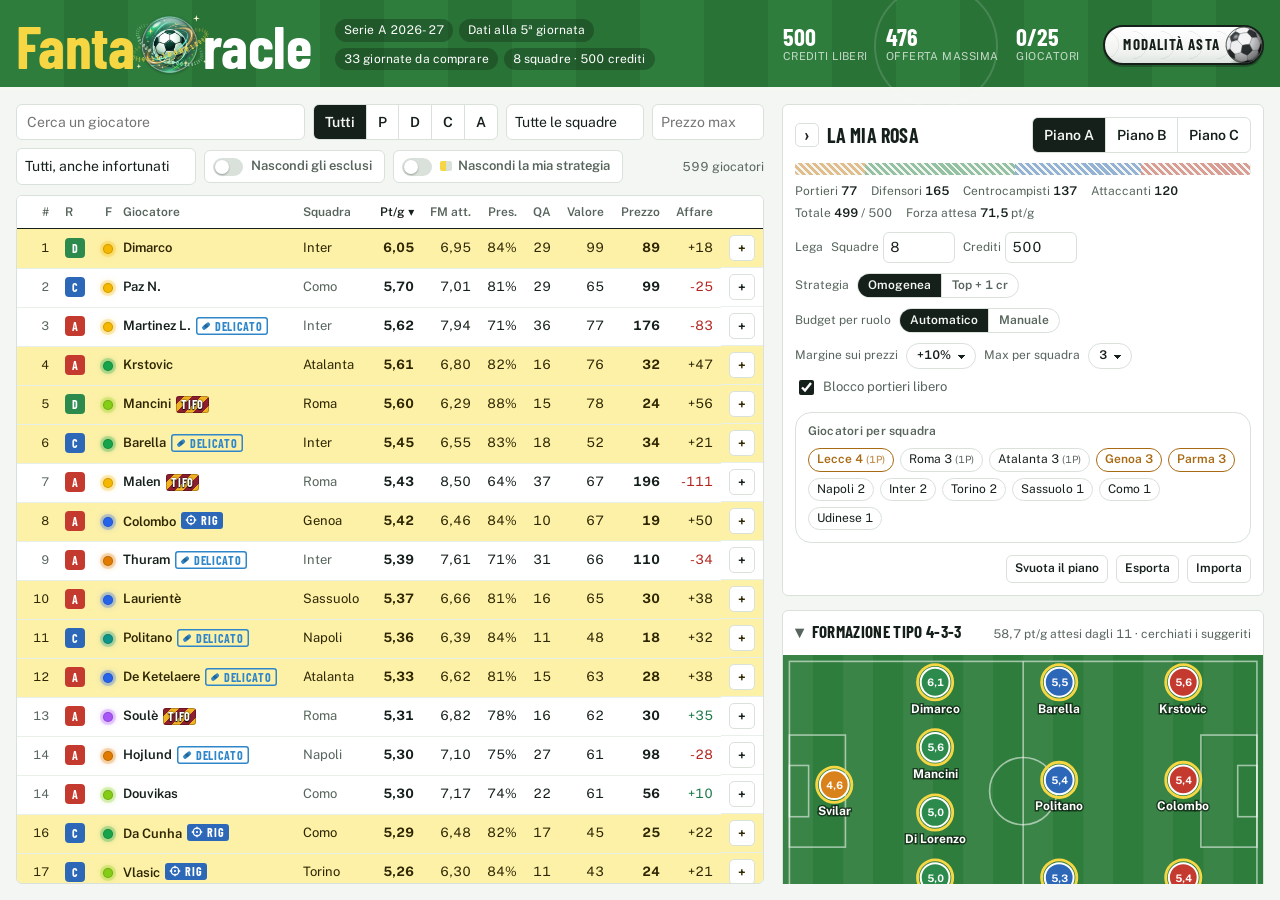
<file: src/web/index.html>
<!doctype html>
<html lang="it">
<head>
<meta charset="utf-8">
<meta name="viewport" content="width=device-width, initial-scale=1, viewport-fit=cover">
</head>
<body>
<title>FantaOracle</title>
<link rel="preconnect" href="https://fonts.googleapis.com">
<link rel="preconnect" href="https://fonts.gstatic.com" crossorigin>
<link rel="stylesheet" href="https://fonts.googleapis.com/css2?family=Barlow+Condensed:wght@500;600;700&family=Public+Sans:wght@400;500;600;700&display=swap">
<link rel="icon" type="image/png" href="logo.png">
<link rel="stylesheet" href="tool.css?v=cf10b25b94">
<div class="app">
  <header class="top">
    <div class="marca">
      <div class="marca-txt">
        <h1 class="brand" aria-label="FantaOracle"><span>Fanta</span><svg class="o-sfera" id="o-sfera" viewBox="-80 -64 160 128" aria-hidden="true">
          <g class="dietro"><path class="traccia" d="M-68 0A68 17 0 0 1 68 0" transform="rotate(-17)"/></g>
          <image class="img-v" href="o-sfera.png" x="-50" y="-50" width="100" height="100"/>
          <image class="img-a" href="o-sfera-asta.png" x="-50" y="-50" width="100" height="100"/>
          <g class="davanti"><path class="traccia" d="M-68 0A68 17 0 0 0 68 0" transform="rotate(-17)"/></g>
          <g class="scintille">
            <path d="M0-6 1.3-1.3 6 0 1.3 1.3 0 6-1.3 1.3-6 0-1.3-1.3Z" transform="translate(47 -46)"/>
            <path d="M0-6 1.3-1.3 6 0 1.3 1.3 0 6-1.3 1.3-6 0-1.3-1.3Z" transform="translate(-54 38) scale(.7)"/>
            <path d="M0-6 1.3-1.3 6 0 1.3 1.3 0 6-1.3 1.3-6 0-1.3-1.3Z" transform="translate(62 30) scale(.55)"/>
          </g>
        </svg>racle</h1>
        <div class="meta" id="meta">Carico i dati…</div>
      </div>
    </div>
    <div class="tabellone" id="tabellone"></div>
    <div class="budget" id="budget"></div>
    <div id="asta-ctl"></div>
  </header>
  <nav class="tabs" role="tablist">
    <button id="tab-asta" role="tab" aria-selected="false" data-view="asta" hidden>Asta</button>
    <button id="tab-listone" role="tab" aria-selected="true" data-view="listone"><span class="solo-desk">Listone e rosa</span><span class="solo-mob">Listone</span></button>
    <button id="tab-rosa" class="solo-mob" role="tab" aria-selected="false" data-view="rosa">La mia rosa</button>
  </nav>

  <main class="main" id="main" data-view="listone">
    <section class="pane p-listone" aria-label="Listone">
      <div class="tools">
        <input id="q" type="search" placeholder="Cerca un giocatore" aria-label="Cerca un giocatore">
        <div class="seg" id="ruoli" role="group" aria-label="Ruolo">
          <button data-r="" aria-pressed="true">Tutti</button>
          <button data-r="P" aria-pressed="false">P</button>
          <button data-r="D" aria-pressed="false">D</button>
          <button data-r="C" aria-pressed="false">C</button>
          <button data-r="A" aria-pressed="false">A</button>
        </div>
        <select id="sq" aria-label="Squadra"><option value="">Tutte le squadre</option></select>
        <input id="pmax" type="number" min="1" placeholder="Prezzo max" aria-label="Prezzo atteso massimo">
        <select id="salute" aria-label="Infortuni" title="Indisponibili di oggi (SosFanta e Transfermarkt) e propensione agli infortuni dallo storico">
          <option value="">Tutti, anche infortunati</option>
          <option value="disponibili">Solo disponibili</option>
          <option value="sani">Disponibili e non fragili</option>
          <option value="fuori">Solo indisponibili</option>
          <option value="fragili">Solo fragili o delicati</option>
        </select>
        <label class="toggle"><input id="hide" type="checkbox"><span id="hide-lbl">Nascondi gli esclusi</span></label>
        <label class="toggle strat-tg" title="Listone neutro, per guardarlo senza influenze: niente righe gialle, grigie o spente, niente pannello della rosa, niente conteggi in testata, niente stato di rosa ed esclusi nella scheda. Nessun giocatore viene tolto"><input id="hide-strat" type="checkbox"><span id="hide-strat-lbl">Nascondi la mia strategia</span></label>
        <span class="count" id="count"></span>
      </div>
      <div class="table-wrap">
        <table>
          <thead><tr>
            <th title="Posizione nell'ordinamento scelto, dentro il ruolo selezionato">#</th>
            <th class="l">R</th>
            <th class="f" data-k="fa" title="Fascia secondo la guida all'asta di SOS Fanta: ordina per fascia. Passa il mouse sul pallino per la legenda">F</th>
            <th class="l" data-k="nome">Giocatore</th>
            <th class="l hide-s" data-k="sq">Squadra</th>
            <th data-k="pg" title="Punti attesi a giornata: presenze x fantavoto atteso">Pt/g</th>
            <th data-k="fm" class="hide-s" title="Fantavoto atteso quando gioca">FM att.</th>
            <th data-k="pv" class="hide-s" title="Probabilita' di prendere voto">Pres.</th>
            <th data-k="qa" class="hide-s" title="Quotazione attuale Fantacalcio.it">QA</th>
            <th data-k="val" title="Quanto vale per noi, in crediti">Valore</th>
            <th data-k="pa" title="Prezzo atteso nella nostra asta">Prezzo</th>
            <th data-k="aff" title="Valore meno prezzo atteso">Affare</th>
            <th></th>
          </tr></thead>
          <tbody id="rows"><tr><td colspan="13" class="l loading">Carico il listone…</td></tr></tbody>
        </table>
      </div>
    </section>

    <section class="pane p-rosa" aria-label="La mia rosa">
      <button class="rosa-rail" id="rosa-rail" data-rosa-tg aria-expanded="false" aria-controls="rosa" title="Mostra la mia rosa"></button>
      <div class="rosa" id="rosa"></div>
    </section>

    <section class="pane p-asta" aria-label="Asta">
      <div class="asta">
        <div>
          <div class="card" id="chiamata">
            <h2>Giocatore chiamato</h2>
            <div class="giro" id="giro"></div>
            <div class="cerca">
              <input id="cerca-asta" type="search" autocomplete="off" placeholder="Scrivi il nome del giocatore chiamato" aria-label="Giocatore chiamato"
                role="combobox" aria-autocomplete="list" aria-expanded="false" aria-controls="risultati">
              <div class="risultati" id="risultati" role="listbox" aria-label="Giocatori liberi" hidden></div>
            </div>
            <div id="chiamato"></div>
          </div>
          <div class="card" id="mercato"></div>
          <div class="card" id="adesso"></div>
        </div>
        <div>
          <div class="card" id="squadre"></div>
          <div class="card" id="occasioni"></div>
          <div class="card" id="log"></div>
        </div>
      </div>
    </section>
  </main>
</div>

<div class="overlay" id="overlay" hidden></div>

<script src="scripts/stato.js?v=b86985e3fc"></script>
<script src="scripts/ottimizzatore.js?v=2c63172054"></script>
<script src="scripts/calendario.js?v=23b9df3132"></script>
<script src="scripts/filtri.js?v=4e8300c952"></script>
<script src="scripts/infortuni.js?v=75afd1967a"></script>
<script src="scripts/listone.js?v=44cc7d8f43"></script>
<script src="scripts/rosa.js?v=fbe4df9a35"></script>
<script src="scripts/lega.js?v=85db09ada0"></script>
<script src="scripts/formazione.js?v=ff79b20c9a"></script>
<script src="scripts/scheda.js?v=74fd358f7c"></script>
<script src="scripts/asta-stato.js?v=604b61ee0f"></script>
<script src="scripts/giro.js?v=dd930228fc"></script>
<script src="scripts/mercato.js?v=60a4071fee"></script>
<script src="scripts/asta.js?v=e174139f06"></script>
<script src="scripts/chiamata.js?v=f041bd55ac"></script>
<script src="scripts/consigli.js?v=a8033a3431"></script>
<script src="scripts/pallone.js?v=b0ab34898d"></script>
<script src="scripts/asta-dialoghi.js?v=983bbc4346"></script>
<script src="scripts/ricerca.js?v=d9b95157c2"></script>
<script src="scripts/eventi.js?v=bf2d9c318c"></script>
<script src="scripts/titolo.js?v=f252349d43"></script>
<script src="scripts/avvio.js?v=c2265048c5"></script>

</body>
</html>
</file>
<file: src/web/tool.css>
/* FantaOracle — stile del tool.
   Token di colore in :root (chiaro), ridefiniti per il tema scuro e per la modalita' asta. */

/* Layout: listone annotato a sinistra, la rosa in costruzione a destra; su telefono due schede */
:root {
  --paper: #f3f6f2;        /* fondo: carta del listone stampato */
  --sheet: #ffffff;        /* superfici */
  --ink: #16201a;          /* testo */
  --ink-2: #57655c;        /* testo secondario */
  --rule: #d9e1da;         /* righe e bordi */
  --tint: #e9efe9;         /* righe alternate, hover */
  --mark: #f6d743;         /* evidenziatore: i suggerimenti */
  --mark-bg: #fdf1a8;
  --mark-fg: #2e2600;
  --brand: #1e6b35;        /* pulsante primario: verde campo */
  --brand-fg: #ffffff;
  --grass-1: #2e7d3c;      /* strisce d'erba della testata */
  --grass-2: #2a7337;
  --chalk: #f4f7f2;        /* linee di gesso */
  --go: #1d7a4a; --warn: #a86a12; --bad: #b3261e;
  --r-p: #d9821b; --r-d: #2b8a4c; --r-c: #2d68b8; --r-a: #c53a2e;  /* colori di ruolo */
  --mv-bg: #e9defa; --mv-fg: #4f2a9a; --mv-bd: #b79af0;  /* miglior voto FantaLab */
  --pi: #0f766e; --pi-bg: #dcf1ee;  /* il piano di partenza, in asta */
  --caldo: #b3261e; --freddo: #2d68b8;   /* grafico del mercato: sopra e sotto il prezzo previsto */
  --celeste: #2f86c9;                     /* etichetta DELICATO */
  --merc-gen: #1f6bff; --merc: #f59e0b;   /* le medie dei due grafici: blu elettrico i crediti pagati, ambra i prezzi sul previsto */
  --font-display: "Barlow Condensed", "Arial Narrow", "Roboto Condensed", sans-serif;
  --font-body: "Public Sans", "Segoe UI", system-ui, -apple-system, sans-serif;
  --radius: 6px;
}
@media (prefers-color-scheme: dark) {
  :root:not([data-theme="light"]) {
    --paper: #0f1512; --sheet: #161e1a; --ink: #e5ece6; --ink-2: #9aa89f;
    --rule: #28342d; --tint: #1c2621; --mark: #e2c436; --mark-bg: #4a4012; --mark-fg: #fff3b8;
    --brand: #4fc473; --brand-fg: #0b1a10;
    --grass-1: #1d5129; --grass-2: #1a4924; --chalk: #e8efe9;
    --go: #4cc184; --warn: #e0a33c; --bad: #f07167; --celeste: #6cbcf0;
    --r-p: #f0a04a; --r-d: #4fbf73; --r-c: #6b9ee8; --r-a: #ef6a5c;
    --mv-bg: #3a2a5e; --mv-fg: #d9c8ff; --mv-bd: #7a5cc4; --pi: #5fd3c6; --pi-bg: #16393a;
    --caldo: #e8604f; --freddo: #5b93e6; --merc-gen: #4d8dff; --merc: #fbbf24;
    color-scheme: dark;
  }
}
:root[data-theme="dark"] {
  --paper: #0f1512; --sheet: #161e1a; --ink: #e5ece6; --ink-2: #9aa89f;
  --rule: #28342d; --tint: #1c2621; --mark: #e2c436; --mark-bg: #4a4012; --mark-fg: #fff3b8;
  --brand: #4fc473; --brand-fg: #0b1a10;
  --grass-1: #1d5129; --grass-2: #1a4924; --chalk: #e8efe9;
  --go: #4cc184; --warn: #e0a33c; --bad: #f07167; --celeste: #6cbcf0;
  --r-p: #f0a04a; --r-d: #4fbf73; --r-c: #6b9ee8; --r-a: #ef6a5c;
    --mv-bg: #3a2a5e; --mv-fg: #d9c8ff; --mv-bd: #7a5cc4; --pi: #5fd3c6; --pi-bg: #16393a;
  --caldo: #e8604f; --freddo: #5b93e6; --merc-gen: #4d8dff; --merc: #fbbf24;
  color-scheme: dark;
}

/* Asta: il palco, nero e giallo. --live e' il giallo pieno (fondi, bordi, barre), --live-fg il
   testo che ci va sopra, --live-edge il bordo di un giallo su fondo chiaro, --stage la fascia nera. */
:root { --live: #ffcc00; --live-fg: #111110; --live-edge: #d9a900; --stage: #0f0f0d; --stage-fg: #f7f6ef;
  --stage-2: #b9b49c; --cs: 72%; --cl: 36%; }
@media (prefers-color-scheme: dark) {
  :root:not([data-theme="light"]) { --live: #ffd21f; --live-fg: #111110; --live-edge: #ffd21f; --stage: #0a0a08;
    --stage-fg: #f7f6ef; --stage-2: #b3ae95; --cs: 75%; --cl: 62%; }
}
:root[data-theme="dark"] { --live: #ffd21f; --live-fg: #111110; --live-edge: #ffd21f; --stage: #0a0a08;
  --stage-fg: #f7f6ef; --stage-2: #b3ae95; --cs: 75%; --cl: 62%; }
:root[data-asta] { --brand: var(--live); --brand-fg: var(--live-fg); }

* { box-sizing: border-box; }
[hidden] { display: none !important; }
html, body { height: 100%; }
body {
  margin: 0; background: var(--paper); color: var(--ink);
  font: 14px/1.45 var(--font-body); font-variant-numeric: tabular-nums;
}
button, input, select, textarea { font: inherit; color: inherit; }
button { cursor: pointer; }
:focus-visible { outline: 2px solid var(--r-c); outline-offset: 2px; }

.app { display: grid; grid-template-rows: auto auto 1fr; height: 100%; padding-inline: 16px; }

/* --- testata --- */
.top {
  display: flex; flex-wrap: wrap; align-items: center; gap: 12px 24px;
  padding-block: 14px 12px; margin-inline: -16px; padding-inline: 16px; position: relative;
  color: #ffffff; border-bottom: 3px solid var(--chalk);
  background: repeating-linear-gradient(90deg, var(--grass-1) 0 64px, var(--grass-2) 64px 128px);
}
/* meta' campo: cerchio di centrocampo accennato a destra della testata */
.top::before { content: ""; position: absolute; right: 22%; top: 50%; width: 120px; height: 120px; margin-top: -60px;
  border: 2px solid rgb(255 255 255 / 0.14); border-radius: 50%; pointer-events: none; }
.top > * { position: relative; }
.top .meta { color: rgb(255 255 255 / 0.78); }
.top .stat small { color: rgb(255 255 255 / 0.72); }
.top .brand { color: #ffffff; }
.brand { font: 700 60px/1 var(--font-display); letter-spacing: -0.01em; margin: 0; display: flex; align-items: center; }
.marca { display: flex; align-items: center; gap: 12px; min-width: 0; }
/* titolo a sinistra, etichette della lega alla sua destra (su due righe) */
.marca-txt { display: flex; align-items: center; flex-wrap: wrap; gap: 10px 24px; min-width: 0; }
@media (max-width: 1120px) { .marca-txt { flex-direction: column; align-items: flex-start; } }
/* titolo: "Fanta" giallo, la O e' la sfera di cristallo del logo */
.brand span { color: var(--mark); }
.brand .o-sfera { width: 1.52em; height: 1.22em; margin: -0.1em -0.2em -0.1em -0.17em; flex: none; position: relative; z-index: 1;
  overflow: visible; --b1: #f6d743; --b2: #c9f7da; }
.o-sfera image { filter: drop-shadow(0 1px 2px rgb(0 0 0 / 0.35)); }
.o-sfera .img-a { display: none; }
:root[data-asta] .o-sfera .img-v { display: none; }
:root[data-asta] .o-sfera .img-a { display: inline; }
:root[data-asta] .o-sfera { --b1: #ffc21a; --b2: #fff1c7; }
/* anelli di cifre binarie: le cifre sono posizionate da tool.js (anelliSfera) */
.o-sfera .traccia { fill: none; stroke: var(--b1); stroke-width: 0.9; }
.o-sfera .dietro .traccia { opacity: 0.22; }
.o-sfera .davanti .traccia { opacity: 0.55; }
.o-sfera text { font: 700 10.5px ui-monospace, "SFMono-Regular", Menlo, Consolas, monospace; text-anchor: middle; dominant-baseline: central; }
.o-sfera text.b1 { fill: var(--b1); }
.o-sfera text.b2 { fill: var(--b2); font-size: 8px; }
.o-sfera .scintille path { fill: #fff8d6; transform-box: fill-box; transform-origin: center; }
.meta { color: var(--ink-2); font-size: 12.5px; display: flex; flex-wrap: wrap; gap: 5px 6px; }
.meta span { white-space: nowrap; }
.top .meta { display: grid; justify-items: start; gap: 6px; }
.meta .riga { display: flex; flex-wrap: wrap; gap: 6px; }
.top .meta span { justify-self: start; background: rgb(0 0 0 / 0.24); color: #ffffff; padding: 3px 9px 2px; border-radius: 999px; font-size: 12px; letter-spacing: 0.01em; }
.budget { margin-left: auto; display: flex; gap: 18px; align-items: baseline; flex-wrap: wrap; }
.stat { display: grid; }
.stat b { font: 700 24px/1 var(--font-display); }
.stat small { color: var(--ink-2); font-size: 11px; letter-spacing: 0.04em; text-transform: uppercase; }
.stat.warn b { color: var(--bad); }

.tabs { display: none; gap: 6px; padding-block: 10px 0; }
.tabs button { flex: 1; padding: 8px; border: 1px solid var(--rule); background: var(--sheet); border-radius: var(--radius); font-weight: 600; }
.tabs button[aria-selected="true"] { background: var(--brand); color: var(--brand-fg); border-color: var(--brand); }

.main { display: grid; grid-template-columns: minmax(0, 1.55fr) minmax(360px, 1fr); gap: 18px; padding-block: 14px 16px; min-height: 0; }
.pane { min-width: 0; min-height: 0; display: flex; flex-direction: column; }
.pane h2 { font: 700 20px/1 var(--font-display); letter-spacing: 0.01em; margin: 0; text-transform: uppercase; }
.tabs button { font: 700 15px/1 var(--font-display); letter-spacing: 0.06em; text-transform: uppercase; padding: 10px; }
th { border-bottom-color: var(--brand); }
.ruolo-h { border-bottom: 2px solid var(--tint); padding-bottom: 6px; }

/* --- filtri --- */
.tools { display: flex; flex-wrap: wrap; gap: 8px; align-items: center; padding-block: 0 10px; }
.tools input[type="search"] { flex: 1 1 180px; min-width: 0; padding: 7px 10px; border: 1px solid var(--rule); border-radius: var(--radius); background: var(--sheet); }
.tools select, .tools input[type="number"] { padding: 7px 8px; border: 1px solid var(--rule); border-radius: var(--radius); background: var(--sheet); }
.tools input[type="number"] { width: 112px; }
.seg { display: inline-flex; border: 1px solid var(--rule); border-radius: var(--radius); overflow: hidden; background: var(--sheet); }
.seg button { border: 0; background: none; padding: 7px 11px; font-weight: 600; border-right: 1px solid var(--rule); }
.seg button:last-child { border-right: 0; }
.seg button[aria-pressed="true"] { background: var(--brand); color: var(--brand-fg); }
.seg.mini { border-radius: 999px; }
/* Tendine: stessa pelle dei controlli a pillola, freccia disegnata col colore del testo */
select {
  appearance: none; -webkit-appearance: none; cursor: pointer;
  background-color: var(--sheet); color: var(--ink);
  background-image: linear-gradient(45deg, transparent 50%, currentColor 50%), linear-gradient(135deg, currentColor 50%, transparent 50%);
  background-position: calc(100% - 13px) 55%, calc(100% - 9px) 55%;
  background-size: 4px 4px, 4px 4px; background-repeat: no-repeat;
}
select:hover { border-color: var(--ink); }
.tools select { padding-right: 26px; }
select.pill { border: 1px solid var(--rule); border-radius: 999px; padding: 3px 24px 3px 10px; font-size: 12px; font-weight: 600; }
input[type="checkbox"] { accent-color: var(--brand); width: 15px; height: 15px; }
.bud { display: inline-flex; align-items: center; gap: 4px; }
.bud input { width: 64px; padding: 4px 6px; border: 1px solid var(--rule); border-radius: var(--radius); background: var(--sheet); }
.chip small { opacity: 0.7; }
.seg.mini button { padding: 3px 10px; font-size: 12px; font-weight: 600; }
.seg.mini button[aria-pressed="false"] { color: var(--ink-2); }
.check { display: inline-flex; gap: 6px; align-items: center; color: var(--ink-2); font-size: 13px; }
/* interruttore a pillola, alto come gli altri filtri del listone */
.toggle { display: inline-flex; align-items: center; gap: 8px; padding: 6px 12px 6px 8px; border: 1px solid var(--rule); border-radius: var(--radius);
  background: var(--sheet); color: var(--ink-2); font-size: 13px; font-weight: 600; cursor: pointer; user-select: none; }
.toggle input { appearance: none; -webkit-appearance: none; position: relative; flex: none; width: 30px; height: 18px; margin: 0; border-radius: 999px;
  background: var(--rule); cursor: pointer; transition: background-color 0.15s; }
.toggle input::after { content: ""; position: absolute; top: 2px; left: 2px; width: 14px; height: 14px; border-radius: 50%; background: #ffffff;
  box-shadow: 0 1px 2px rgb(0 0 0 / 0.3); transition: transform 0.15s; }
.toggle input:checked { background: var(--brand); }
.toggle input:checked::after { transform: translateX(12px); }
.toggle:has(input:checked) { color: var(--ink); border-color: var(--brand); }
.toggle:hover { border-color: var(--ink-2); }
/* impostazioni della rosa: la selezione resta nera (inchiostro), non verde, anche in asta */
#rosa > .card:first-child .seg button[aria-pressed="true"] { background: var(--ink); color: var(--paper); }
#rosa > .card:first-child input[type="checkbox"] { accent-color: var(--ink); }
.dialog .seg button[aria-pressed="true"] { background: var(--ink); color: var(--paper); }
/* stessa regola per i filtri del listone: ruolo attivo e interruttore acceso in nero */
.tools .seg button[aria-pressed="true"] { background: var(--ink); color: var(--paper); }
.tools .toggle input:checked { background: var(--ink); }
.tools .toggle input:checked::after { background: var(--paper); }
.tools .toggle:has(input:checked) { border-color: var(--ink); }
.count { color: var(--ink-2); font-size: 12.5px; margin-left: auto; }

/* --- listone --- */
.table-wrap { overflow: auto; min-height: 0; flex: 1; background: var(--sheet); border: 1px solid var(--rule); border-radius: var(--radius); }
table { border-collapse: collapse; width: 100%; font-size: 13px; }
th { position: sticky; top: 0; background: var(--sheet); z-index: 1; text-align: right; font: 600 12px/1.2 var(--font-body); color: var(--ink-2);
     padding: 9px 8px; border-bottom: 1px solid var(--ink); white-space: nowrap; user-select: none; }
th[data-k] { cursor: pointer; }
th[data-k]:hover { color: var(--ink); }
th.sorted { color: var(--ink); }
th.sorted::after { content: " ▾"; }
th.sorted.asc::after { content: " ▴"; }
th.l, td.l { text-align: left; }
td { padding: 6px 8px; border-bottom: 1px solid var(--tint); text-align: right; white-space: nowrap; }
tr:hover td { background: var(--tint); }
tr.sugg td { background: var(--mark-bg); color: var(--mark-fg); }
tr.mine td { background: var(--tint); }
tr.mine td.nm { font-weight: 700; }
tr.taken td { opacity: 0.38; text-decoration: line-through; }
tr.taken td.act { opacity: 1; text-decoration: none; }
td.nm { font-weight: 600; max-width: 180px; overflow: hidden; text-overflow: ellipsis; }
td.nm button { border: 0; background: none; padding: 0; font-weight: inherit; text-align: left; }
td.nm button:hover { text-decoration: underline; }
th.f, td.f { width: 1%; padding-right: 0; text-align: center; white-space: nowrap; }
td.f + td.nm { padding-left: 8px; }
/* Pallino della fascia: il colore lo da' la fascia (--c), con un alone che lo fa brillare su chiaro e scuro */
.fd { --c: #8a8f98; display: inline-block; width: 10px; height: 10px; border-radius: 50%; flex: none; vertical-align: middle; cursor: help;
  background: var(--c); margin: 0 8px 0 4px;
  box-shadow: inset 0 0 0 1px rgb(0 0 0 / 0.16), 0 0 0 3px color-mix(in srgb, var(--c) 24%, transparent), 0 0 7px color-mix(in srgb, var(--c) 60%, transparent); }
td.f .fd { margin: 0 2px; }
.fd.est { background: transparent; box-shadow: inset 0 0 0 2px var(--c), 0 0 0 3px color-mix(in srgb, var(--c) 20%, transparent), 0 0 7px color-mix(in srgb, var(--c) 45%, transparent); }
.fd.no { background: var(--ink-2); opacity: 0.28; box-shadow: none; }
/* Le righe che tagliano il nome con i puntini (overflow: hidden) taglierebbero anche l'alone: gli si
   da' spazio dentro e lo si restituisce col margine negativo, cosi' l'impaginazione non cambia. */
.slot .who, .occ-n, .ris-n { padding: 7px 0 7px 8px; margin: -7px 0 -7px -8px; }
.fd:focus-visible { outline: 2px solid var(--brand); outline-offset: 3px; }
.slot .who { padding-left: 2px; }
#legenda-fasce { position: fixed; z-index: 200; width: 232px; padding: 10px 12px; background: var(--sheet); color: var(--ink); border: 1px solid var(--rule);
  border-radius: 10px; box-shadow: 0 10px 28px rgb(0 0 0 / 0.22); font-size: 12.5px; line-height: 1.35; pointer-events: none; }
#legenda-fasce[hidden] { display: none; }
#legenda-fasce b { display: block; margin-bottom: 6px; font-size: 12px; }
#legenda-fasce div { display: flex; align-items: center; gap: 9px; padding: 1.5px 5px; border-radius: 5px; }
#legenda-fasce div.on { background: var(--tint); font-weight: 700; }
#legenda-fasce i { --c: #8a8f98; width: 9px; height: 9px; border-radius: 50%; flex: none; background: var(--c); box-shadow: 0 0 6px color-mix(in srgb, var(--c) 60%, transparent); }
#legenda-fasce small { display: block; margin-top: 7px; color: var(--ink-2); font-size: 11.5px; }
td.sq { color: var(--ink-2); text-transform: capitalize; }
td.rank { color: var(--ink-2); font-size: 12px; width: 1%; }
td.big { font-weight: 700; }
.pos { color: var(--go); } .neg { color: var(--bad); }
.role { display: inline-grid; place-items: center; width: 20px; height: 20px; border-radius: 4px; color: #fff; font: 700 12px/1 var(--font-display); }
.role.P { background: var(--r-p); } .role.D { background: var(--r-d); } .role.C { background: var(--r-c); } .role.A { background: var(--r-a); }
/* Etichette come bollini da tabellone: font condensato, pieni. Chi e' fuori ha la chiave scura
   (OUT, SQ) e accanto il rientro; il tifo porta le strisce coi colori della squadra (--t1, --t2). */
.tag { display: inline-flex; align-items: center; font: 700 12px/1 var(--font-display); letter-spacing: 0.06em; text-transform: uppercase;
  padding: 0.2em 0.42em 0.22em; border-radius: 0.25em; margin-left: 5px; vertical-align: -0.06em; white-space: nowrap; overflow: hidden;
  color: var(--ink-2); box-shadow: inset 0 0 0 1.5px currentColor; }
.tag i { font-style: normal; margin: -0.2em 0.33em -0.22em -0.42em; padding: 0.2em 0.42em 0.22em; background: rgb(0 0 0 / 0.24); }
.tag .segno { width: 0.85em; height: 0.85em; margin: 0 0.3em 0 0; flex: none; fill: currentColor; }
.tag.fragile .segno { fill: var(--bad); }
.tag.rig { color: #fff; background: #2d68b8; box-shadow: none; }
/* le strisce coi colori pieni; il velo scuro solo dove una striscia e' troppo chiara per la scritta
   bianca (classe .velo, decisa in tag() dal contrasto: Lazio, Juve, Napoli, Lecce...) */
.tag.tifo { color: #fff; background: repeating-linear-gradient(135deg, var(--t1) 0 0.5em, var(--t2) 0.5em 1em);
  box-shadow: inset 0 0 0 1px rgb(0 0 0 / 0.25); text-shadow: 0 0 2px rgb(0 0 0 / 0.9), 0 1px 1px #000; }
.tag.tifo.velo { background: linear-gradient(rgb(0 0 0 / 0.3), rgb(0 0 0 / 0.3)), repeating-linear-gradient(135deg, var(--t1) 0 0.5em, var(--t2) 0.5em 1em);
  text-shadow: 0 1px 1.5px rgb(0 0 0 / 0.9); }
.tag.uno { color: inherit; opacity: 0.8; }
.tag.out { color: #fff; background: #c5302a; box-shadow: none; cursor: help; }
.tag.dubbio, .tag.diff { color: #3a2a00; background: #f7c948; box-shadow: none; cursor: help; }
.tag.fragile { color: var(--bad); cursor: help; }
/* delicato e' l'unico avviso solo bordato (insieme a fragile): celeste, col cerotto dello stesso colore */
.tag.rischio { color: var(--celeste); cursor: help; }
.tag .segno.mirino { width: 1em; height: 1em; margin: 0 0.3em 0 -0.05em; }
td.act { display: flex; gap: 4px; justify-content: flex-end; }
.ic { width: 26px; height: 26px; display: inline-grid; place-items: center; border: 1px solid var(--rule); background: var(--sheet); border-radius: 5px; font-weight: 700; line-height: 1; }
.ic:hover { border-color: var(--ink); }
.ic.on { background: var(--ink); color: var(--paper); border-color: var(--ink); }

/* --- rosa --- */
.rosa { overflow: auto; min-height: 0; flex: 1; display: grid; gap: 14px; align-content: start; }
.card { background: var(--sheet); border: 1px solid var(--rule); border-radius: var(--radius); padding: 12px; }
/* La rosa si puo' comprimere (solo da computer, dove sta accanto al listone): resta una barra
   stretta con il conteggio e il listone prende tutta la larghezza. */
.rosa-h { flex-wrap: nowrap; gap: 8px; }
.rosa-tg { width: 24px; height: 24px; font-size: 18px; flex: none; }
.rosa-rail { display: none; flex: 1; flex-direction: column; align-items: center; justify-content: flex-start; gap: 12px; padding: 12px 0; min-height: 120px;
  border: 1px solid var(--rule); border-radius: var(--radius); background: var(--sheet); color: var(--ink);
  font: 700 15px/1 var(--font-display); letter-spacing: 0.06em; text-transform: uppercase; cursor: pointer; }
.rosa-rail:hover { border-color: var(--ink); }
.rosa-rail .rr-chev { font-size: 20px; line-height: 1; }
.rosa-rail .rr-t { writing-mode: vertical-rl; }
.rosa-rail .rr-n { font-size: 13px; color: var(--ink-2); letter-spacing: 0.02em; }
.rosa-rail .rr-n b { color: var(--ink); }
@media (min-width: 901px) {
  .main[data-view="listone"][data-rosa="chiusa"] { grid-template-columns: minmax(0, 1fr) 46px; }
  .main[data-view="listone"][data-rosa="chiusa"] #rosa { display: none; }
  .main[data-view="listone"][data-rosa="chiusa"] .rosa-rail { display: flex; }
}
@media (max-width: 900px) { .rosa-tg { display: none; } }
@media (prefers-reduced-motion: no-preference) { .main { transition: grid-template-columns 0.25s ease; } }
/* il quadratino dell'interruttore ha i colori delle righe che spegne: suggeriti (giallo) e miei (grigio) */
#hide-strat-lbl::before { content: ""; display: inline-block; width: 12px; height: 10px; margin-right: 6px; border-radius: 2px; background: linear-gradient(90deg, var(--mark) 50%, var(--rule) 50%); vertical-align: -1px; }
.bar { display: flex; height: 12px; border-radius: 3px; overflow: hidden; background: var(--tint); }
.bar i { display: block; height: 100%; }
.bar i.P { background: var(--r-p); } .bar i.D { background: var(--r-d); } .bar i.C { background: var(--r-c); } .bar i.A { background: var(--r-a); }
.bar i.s { opacity: 0.45; background-image: repeating-linear-gradient(45deg, transparent 0 3px, var(--sheet) 3px 5px); }
.legend { display: flex; flex-wrap: wrap; gap: 4px 14px; margin-top: 8px; font-size: 12px; color: var(--ink-2); }
.legend b { color: var(--ink); font-weight: 600; }
.row { display: flex; flex-wrap: wrap; gap: 8px; align-items: center; }
.row + .row { margin-top: 8px; }
.btn { padding: 7px 12px; border: 1px solid var(--rule); border-radius: var(--radius); background: var(--sheet); font-weight: 600; }
.btn:hover { border-color: var(--ink); }
.btn.primary { background: var(--brand); color: var(--brand-fg); border-color: var(--brand); }
.btn.small { padding: 4px 8px; font-size: 12px; }
.lbl { font-size: 12px; color: var(--ink-2); }

.ruolo-h { display: flex; align-items: baseline; gap: 8px; margin-bottom: 6px; }
.ruolo-h h3 { font: 700 17px/1 var(--font-display); margin: 0; text-transform: uppercase; letter-spacing: 0.02em; }
.ruolo-h .lbl { margin-left: auto; }
.slot { display: grid; grid-template-columns: 22px minmax(0, 1fr) auto auto auto; gap: 8px; align-items: center; padding: 6px 6px; border-radius: 5px; }
.slot + .slot { border-top: 1px solid var(--tint); }
.slot.sugg { background: var(--mark-bg); color: var(--mark-fg); }
.slot.obj { background: var(--pi-bg); box-shadow: inset 3px 0 0 var(--pi); }
.slot.obj.preso { opacity: 0.55; } .slot.obj.preso .who b { text-decoration: line-through; }
.slot.obj .num small { font-weight: 400; opacity: 0.7; }
.conti { display: flex; flex-wrap: wrap; gap: 6px; justify-content: flex-end; font-size: 12px; color: var(--ink-2); }
.cnt { padding: 1px 8px; border-radius: 999px; white-space: nowrap; }
.cnt.piano { background: var(--pi-bg); color: var(--pi); font-weight: 700; box-shadow: inset 0 0 0 1px var(--pi); }
.cnt.sugg { background: var(--mark-bg); color: var(--mark-fg); font-weight: 700; }
.cnt.tot { padding-right: 0; }
.grp { margin: 8px 0 2px; padding: 0 6px; font: 700 10.5px/1.6 var(--font-body); letter-spacing: 0.06em; text-transform: uppercase; color: var(--ink-2); }
.grp.piano { color: var(--pi); } .grp.sugg { color: var(--mark-fg); }
.grp.piano::before, .grp.sugg::before { content: ""; display: inline-block; width: 9px; height: 9px; margin-right: 6px; border-radius: 2px; vertical-align: -1px; background: var(--pi); }
.grp.sugg::before { background: var(--mark); }
.slot .who { min-width: 0; overflow: hidden; text-overflow: ellipsis; white-space: nowrap; }
.slot .who b { font-weight: 700; }
.slot .who small { color: inherit; opacity: 0.7; text-transform: capitalize; margin-left: 4px; }
.slot .num { text-align: right; font-size: 12.5px; }
.slot .num b { font-size: 14px; }
.slot .empty { color: var(--ink-2); font-style: italic; }
.alts { grid-column: 2 / -1; display: grid; gap: 2px; margin-top: 4px; padding: 6px; background: var(--sheet); color: var(--ink); border: 1px solid var(--rule); border-radius: 5px; }
.alts div { display: grid; grid-template-columns: minmax(0, 1fr) auto auto auto; gap: 8px; align-items: center; font-size: 12.5px; }
.alts span.n { overflow: hidden; text-overflow: ellipsis; white-space: nowrap; }
.squadre { display: flex; flex-wrap: wrap; gap: 6px; }
/* riepilogo per squadra reale: riquadro tondeggiante sullo stesso fondo della card */
.squadre-box { margin-top: 14px; padding: 10px 12px 12px; display: grid; gap: 8px;
  border: 1.5px solid var(--rule); border-radius: 16px; }
.squadre-box .lbl { font-weight: 600; letter-spacing: 0.02em; }
.lega .bud input { width: 72px; font-size: 14px; }
.lega .bud input:disabled { opacity: 0.55; }
.row.azioni { justify-content: flex-end; margin-top: 12px; }
.campo-card { padding: 0; }
.campo-card .ruolo-h { padding: 12px; margin: 0; border: 0; cursor: pointer; list-style: none; }
.campo-card .ruolo-h::-webkit-details-marker { display: none; }
.campo-card .ruolo-h h3::before { content: "▾"; display: inline-block; width: 1em; color: var(--ink-2); transition: transform 0.15s; }
.campo-card:not([open]) .ruolo-h h3::before, .campo-card.chiude .ruolo-h h3::before { transform: rotate(-90deg); }
/* la tendina: il riquadro ritaglia, il campo scorre dentro senza ridimensionarsi */
.campo-box { overflow: hidden; border-radius: 0 0 var(--radius) var(--radius); }
.campo { display: block; width: 100%; height: auto; aspect-ratio: 600 / 340; }
.campo-box.scorre .campo { will-change: transform; }
.campo text { font-family: var(--font-body); }
.chip { font-size: 12px; padding: 2px 8px; border-radius: 999px; border: 1px solid var(--rule); text-transform: capitalize; }
.chip.full { border-color: var(--warn); color: var(--warn); font-weight: 600; }
.chip.over { border-color: var(--bad); color: var(--bad); font-weight: 700; }
.alert { color: var(--bad); font-weight: 600; font-size: 13px; }
details.help summary { cursor: pointer; font-weight: 600; }
details.help p { margin: 8px 0 0; color: var(--ink-2); max-width: 65ch; }

/* --- scheda e dialoghi --- */
.overlay { position: fixed; inset: 0; background: rgb(10 15 12 / 0.45); display: grid; place-items: center; padding: 16px; z-index: 10; }
.dialog { background: var(--sheet); color: var(--ink); border-radius: 8px; width: min(560px, 100%); max-height: 90%; overflow: auto; padding: 18px; border: 1px solid var(--rule); }
.dialog h3 { font: 700 26px/1.05 var(--font-display); margin: 0; }
.dialog .sub { color: var(--ink-2); text-transform: capitalize; margin-top: 2px; }
.kv { display: grid; grid-template-columns: repeat(4, minmax(0, 1fr)); gap: 10px; margin: 14px 0; }
.kv div { display: grid; }
.kv b { font: 700 22px/1.1 var(--font-display); }
.kv small { color: var(--ink-2); font-size: 11.5px; }
.dialog table td, .dialog table th { padding: 5px 6px; position: static; }
.dialog .actions { display: flex; gap: 8px; justify-content: flex-end; margin-top: 14px; flex-wrap: wrap; }
.dialog input[type="number"] { width: 110px; padding: 8px; border: 1px solid var(--rule); border-radius: var(--radius); background: var(--paper); font-size: 18px; font-weight: 700; }
.dialog textarea { width: 100%; min-height: 160px; padding: 8px; border: 1px solid var(--rule); border-radius: var(--radius); background: var(--paper); font-size: 12px; }
.loading { padding: 40px 0; color: var(--ink-2); }

/* --- griglia di alternanza (scheda di portieri e attaccanti) ---
   Fasce FantaLab dell'avversario: verde facile, giallo media, rosso difficile. */
:root { --fa-f: #c9ecc9; --fa-f-fg: #12471f; --fa-m: #f9e39a; --fa-m-fg: #553c00; --fa-d: #f5c0ba; --fa-d-fg: #6f140d; }
@media (prefers-color-scheme: dark) {
  :root:not([data-theme="light"]) { --fa-f: #1f4a2a; --fa-f-fg: #c8f0d1; --fa-m: #4d3f12; --fa-m-fg: #ffe7a0; --fa-d: #5a201c; --fa-d-fg: #ffd2cc; }
}
:root[data-theme="dark"] { --fa-f: #1f4a2a; --fa-f-fg: #c8f0d1; --fa-m: #4d3f12; --fa-m-fg: #ffe7a0; --fa-d: #5a201c; --fa-d-fg: #ffd2cc; }
.griglia-box { overflow-x: auto; border: 1px solid var(--rule); border-radius: 8px; background: var(--sheet); }
.griglia { display: grid; grid-template-columns: minmax(84px, max-content) repeat(var(--n), 26px); gap: 2px; padding: 6px; width: max-content; }
.griglia .nome { position: sticky; left: -6px; z-index: 1; background: var(--sheet); padding: 0 8px 0 6px; margin-left: -6px;
  font-size: 12px; font-weight: 700; line-height: 24px; max-width: 130px; overflow: hidden; text-overflow: ellipsis; white-space: nowrap; }
.griglia .gi { font-size: 10px; color: var(--ink-2); text-align: center; line-height: 14px; }
.griglia .c { height: 24px; border-radius: 4px; display: grid; place-items: center; font-size: 9.5px; font-weight: 700; letter-spacing: -0.02em; background: var(--tint); color: var(--ink-2); }
.c.fl-f { background: var(--fa-f); color: var(--fa-f-fg); }
.c.fl-m { background: var(--fa-m); color: var(--fa-m-fg); }
.c.fl-d { background: var(--fa-d); color: var(--fa-d-fg); }
.griglia .c.off { opacity: 0.3; }
.griglia .c.out { opacity: 1; background: repeating-linear-gradient(135deg, var(--tint) 0 4px, var(--rule) 4px 8px); color: var(--ink-2); text-decoration: line-through; }
.griglia .c.vuota { background: none; border: 1px dashed var(--rule); }
/* su schermo largo: giornate su due righe, larghe quanto la scheda */
.griglia.piena { width: 100%; grid-template-columns: minmax(84px, max-content) repeat(var(--n), minmax(22px, 1fr)); }
.griglia.piena + .griglia.piena { padding-top: 2px; }
table.compagni td { padding: 4px 6px; }
table.compagni td.nm { max-width: 170px; }
table.compagni tr.gruppo td { font-size: 11px; font-weight: 700; text-transform: uppercase; letter-spacing: 0.04em; color: var(--ink-2); padding-top: 10px; border-bottom: 1px solid var(--rule); }
table.compagni tr.sel td { background: var(--tint); }
table.compagni button[aria-pressed="true"] { background: var(--ink); color: var(--paper); border-color: var(--ink); }
.nota.reparto { margin: 8px 6px 2px; border-left-color: var(--r-c); }

/* --- scheda giocatore ---
   Testata ferma col nome, corpo che scorre a sezioni (Informazioni, Infortuni, Fantavoti,
   Griglia abbinamenti), azioni ferme in fondo. Ogni sezione e' un pannello sul fondo carta
   con dentro i riquadri bianchi. Il colore dice lo stato, non decora: verde bene, giallo
   attenzione, rosso male (gli stessi tre delle fasce FantaLab). Il bordo in alto e' il ruolo. */
.dialog.scheda { width: min(780px, 100%); max-height: 94%; padding: 0; overflow: hidden;
  display: grid; grid-template-rows: auto minmax(0, 1fr) auto; border-top: 5px solid var(--rc, var(--ink)); }
:is(.scheda, .chiamato).r-P { --rc: var(--r-p); } :is(.scheda, .chiamato).r-D { --rc: var(--r-d); }
:is(.scheda, .chiamato).r-C { --rc: var(--r-c); } :is(.scheda, .chiamato).r-A { --rc: var(--r-a); }
.sch-top { display: flex; justify-content: space-between; align-items: flex-start; gap: 12px; padding: 13px 16px 12px; border-bottom: 1px solid var(--rule); }
.sch-chi { min-width: 0; }
:is(.scheda, .chiamato) h3 { font-size: 30px; display: flex; flex-wrap: wrap; align-items: center; gap: 4px 8px; }
:is(.scheda, .chiamato) h3 .role { width: 26px; height: 26px; font-size: 15px; border-radius: 6px; }
/* nella scheda il nome e' a 30px: le etichette crescono con lui (le misure sono in em) */
:is(.scheda, .chiamato) h3 .tag { margin-left: 0; font-size: 16px; }
:is(.scheda, .chiamato) h3 .fd { margin: 0 3px 0 2px; vertical-align: 0; }
.sch-meta { display: flex; flex-wrap: wrap; align-items: center; gap: 6px; margin-top: 8px; }
.sch-meta .mt { font-size: 12px; line-height: 1.45; padding: 2px 10px; border-radius: 999px; background: var(--tint); color: var(--ink-2); white-space: nowrap; }
.sch-meta .mt b { color: var(--ink); font-weight: 700; }
.sch-corpo { overflow: auto; overscroll-behavior: contain; padding: 14px 16px 16px; display: grid; gap: 12px; align-content: start; }
.sch-azioni { display: flex; flex-wrap: wrap; gap: 8px; justify-content: flex-end; align-items: center; padding: 10px 16px; border-top: 1px solid var(--rule); background: var(--sheet); }

.ico { width: 1em; height: 1em; flex: none; fill: none; stroke: currentColor; stroke-width: 2; stroke-linecap: round; stroke-linejoin: round; }
.sez { min-width: 0; padding: 12px; background: var(--paper); border: 1px solid var(--rule); border-radius: 10px; }
.sez p { margin-bottom: 0; }
.sez > * + * { margin-top: 10px; }
.sez > .pannello { margin-top: 0; }
.sez-h { display: flex; flex-wrap: wrap; align-items: center; gap: 4px 9px; }
.sez-ic { width: 26px; height: 26px; flex: none; display: grid; place-items: center; border-radius: 7px; background: var(--ink); color: var(--paper); font-size: 15px; }
.sez-h h4 { margin: 0; font: 700 19px/1 var(--font-display); letter-spacing: 0.03em; text-transform: uppercase; }
.sez-r { margin-left: auto; font-size: 12px; color: var(--ink-2); }
.sez-sub { display: flex; align-items: center; gap: 6px; margin-top: 12px; font-size: 12px; font-weight: 600; color: var(--ink-2); }
.sez-sub .ico { font-size: 14px; }
.sez-sub + * { margin-top: 6px; }

/* i riquadri */
.boxes { display: grid; grid-template-columns: repeat(auto-fit, minmax(112px, 1fr)); gap: 8px; }
.boxes.somma { grid-template-columns: repeat(auto-fit, minmax(72px, 1fr)); gap: 6px; }
.box { position: relative; display: flex; flex-direction: column; gap: 3px; min-width: 0; padding: 9px 10px 10px; text-align: left;
  background: var(--sheet); color: var(--ink); border: 1px solid var(--rule); border-radius: 8px; }
.box > b { font: 700 26px/1 var(--font-display); letter-spacing: 0.01em; }
.box-l { display: flex; align-items: flex-start; gap: 5px; font-size: 11.5px; line-height: 1.25; color: var(--ink-2); }
.box-l .ico { font-size: 13px; margin-top: 1px; }
.box-s { font-size: 11.5px; line-height: 1.3; color: var(--ink-2); }
.box.parola > b { font-size: 21px; line-height: 1.1; }
.box.largo { grid-column: span 2; }
.box.ok { background: var(--fa-f); color: var(--fa-f-fg); border-color: transparent; }
.box.med { background: var(--fa-m); color: var(--fa-m-fg); border-color: transparent; }
.box.ko { background: var(--fa-d); color: var(--fa-d-fg); border-color: transparent; }
.box:is(.ok, .med, .ko, .eroe) :is(.box-l, .box-s) { color: inherit; opacity: 0.8; }
.box.eroe { background: var(--ink); color: var(--paper); border-color: var(--ink); }
.box.eroe > b { font-size: 34px; }
.box.piu > b { color: var(--go); }
.box.meno > b { color: var(--bad); }
.box.zero > b { color: var(--ink-2); opacity: 0.55; }
.boxes.somma .box > b { font-size: 22px; }
.boxes.somma .box.tot { grid-column: span 2; border: 2px solid var(--ink); padding: 8px 9px 9px; }
.boxes.somma .box.tot > b { font-size: 26px; }
.barra { position: relative; display: block; height: 5px; margin-top: 3px; border-radius: 3px; background: var(--tint); overflow: hidden; }
.barra::before { content: ""; position: absolute; inset: 0 auto 0 0; width: var(--p); border-radius: 3px; background: var(--ink-2); }
.barra.ok::before { background: var(--go); } .barra.med::before { background: var(--warn); } .barra.ko::before { background: var(--bad); }
.esito { font-weight: 700; } .esito.ok { color: var(--go); } .esito.ko { color: var(--bad); }

/* riquadri che aprono un pannello: tabelle ed elenchi restano chiusi finche' non servono */
button.box, .comp { font: inherit; cursor: pointer; }
/* il tondo con la freccia sta accanto al valore: solo quella riga gli lascia posto */
.box.apre > b, .comp.apre > .comp-n { padding-right: 28px; }
.box.apre:hover, .comp:hover { border-color: var(--ink); }
.box.apre, .comp.apre { border-color: var(--ink-2); }
.box-chev { position: absolute; top: 8px; right: 8px; width: 22px; height: 22px; display: grid; place-items: center; border-radius: 50%;
  background: var(--ink); color: var(--paper); font-size: 14px; }
[aria-expanded="true"] > .box-chev { transform: rotate(180deg); }
.apre[aria-expanded="true"] { border-color: var(--ink); box-shadow: inset 0 0 0 1px var(--ink); }
.pannello { display: grid; grid-template-rows: 0fr; }
.pannello > div { min-height: 0; overflow: hidden; visibility: hidden; }
.pannello.aperto { grid-template-rows: 1fr; }
.pannello.aperto > div { visibility: visible; }
.pan-in { margin-top: 8px; padding: 8px 10px 10px; background: var(--sheet); border: 1px solid var(--ink); border-radius: 8px; }
.pan-in p { margin: 8px 0 0; }
.scorri { overflow-x: auto; }
.inf-st td.musc { color: var(--warn); }
.inf-st td.l:nth-child(2) { white-space: normal; }

/* fantavoti giornata per giornata: la riga tratteggiata e' il 6 */
.fv-riga { display: grid; grid-template-columns: minmax(0, max-content) minmax(0, 1fr); gap: 8px; }
/* i numeri dell'anno si allargano a riempire la riga: tre sopra, due sotto */
.fv-riga > .boxes { display: flex; flex-wrap: wrap; align-content: flex-start; }
.fv-riga > .boxes > .box { flex: 1 1 128px; }
.fv-riga.lunga { grid-template-columns: minmax(0, 1fr); }
.box.grafico { gap: 7px; justify-content: space-between; }
.fv { position: relative; display: flex; align-items: flex-end; gap: 6px; padding-top: 16px; }
.fv::before { content: ""; position: absolute; left: 0; right: 0; bottom: calc(15px + var(--sei, 24px)); border-top: 1px dashed var(--ink-2); opacity: 0.45; }
.fv .col { position: relative; flex: 1 1 34px; min-width: 12px; max-width: 46px; display: flex; flex-direction: column; gap: 3px; }
.fv .col i { position: relative; display: block; min-height: 2px; border-radius: 3px 3px 0 0; background: var(--ink-2); }
.fv .col.ok i { background: var(--go); }
.fv .col.ko i { background: var(--bad); }
.fv .col.sv i, .fv .col.nd i { background: none; border-top: 2px dotted var(--rule); border-radius: 0; }
.fv .col em { position: absolute; left: 50%; bottom: calc(100% + 2px); transform: translateX(-50%); font: 600 11px/1 var(--font-body); color: var(--ink); white-space: nowrap; }
.fv .col:is(.sv, .nd) em { font-weight: 400; color: var(--ink-2); }
.fv .col small { font-size: 10px; line-height: 12px; color: var(--ink-2); text-align: center; }
.fv-riga.fitta .fv { gap: 3px; }
.fv-riga.fitta .fv .col em { display: none; }

/* compagni di alternanza: un riquadro a testa, quello premuto e' nella griglia */
.comps { display: grid; grid-template-columns: repeat(auto-fit, minmax(148px, 1fr)); gap: 8px; }
.comp { position: relative; display: flex; flex-direction: column; gap: 3px; min-width: 0; padding: 8px 10px 9px; text-align: left;
  background: var(--sheet); color: var(--ink); border: 1px solid var(--rule); border-radius: 8px; }
.comp[aria-pressed="true"] { border-color: var(--ink); box-shadow: inset 0 0 0 1px var(--ink); }
.comp-n { font-size: 13px; font-weight: 700; overflow: hidden; text-overflow: ellipsis; white-space: nowrap; }
.comp-n small { margin-left: 5px; font-size: 11.5px; font-weight: 400; color: var(--ink-2); }
.comp > b { font: 700 22px/1 var(--font-display); color: var(--go); }
.comp > b small { margin-left: 3px; font: 500 11.5px/1 var(--font-body); color: var(--ink-2); }
.comp-d { display: flex; flex-wrap: wrap; gap: 2px 10px; font-size: 11.5px; line-height: 1.3; color: var(--ink-2); }
.comp-d span { white-space: nowrap; }
.comp-d i.c { display: inline-block; width: 9px; height: 9px; margin-right: 4px; border-radius: 2px; }
.comp-ts { display: flex; flex-wrap: wrap; gap: 4px; align-self: flex-start; }
.comp-t.mv, .tag.mv { background: var(--mv-bg); color: var(--mv-fg); border-color: var(--mv-bd); }
.comp-t { align-self: flex-start; margin-top: 1px; padding: 1px 7px; border-radius: 999px; background: var(--tint); color: var(--ink-2); font-size: 10.5px; font-weight: 700; }
.comp.apre { justify-content: center; border-style: dashed; }
.comp.apre .comp-d { white-space: normal; }
.leg { display: flex; flex-wrap: wrap; gap: 4px 14px; font-size: 11.5px; color: var(--ink-2); }
.leg span { display: inline-flex; align-items: center; gap: 5px; white-space: nowrap; }
.leg i.c { display: inline-block; width: 12px; height: 12px; border-radius: 3px; }
.leg i.c.off { opacity: 0.3; }
.leg i.c.out { background: repeating-linear-gradient(135deg, var(--tint) 0 3px, var(--rule) 3px 6px); }
.leg b { margin-right: -2px; color: var(--ink); font-size: 10.5px; }

@media (max-width: 600px) {
  .overlay:has(.scheda) { padding: 6px; }
  .dialog.scheda { max-height: 100%; }
  .sch-top { padding: 11px 12px 10px; }
  :is(.scheda, .chiamato) h3 { font-size: 26px; }
  .sch-corpo { padding: 10px; gap: 10px; }
  .sez { padding: 10px; }
  .boxes, .comps { grid-template-columns: repeat(2, minmax(0, 1fr)); }
  .fv-riga > .boxes > .box { flex-basis: 40%; }
  .boxes .box:is(.eroe, .spinta) { grid-column: 1 / -1; }
  .boxes.squadre-asta { grid-template-columns: repeat(3, minmax(0, 1fr)); }
  .boxes.somma { grid-template-columns: repeat(3, minmax(0, 1fr)); }
  .boxes.somma .box.tot { grid-column: span 2; }
  .fv-riga { grid-template-columns: minmax(0, 1fr); }
  .sch-azioni { padding: 10px 12px; }
  .sch-azioni .btn { flex: 1; }
}
@media (prefers-reduced-motion: no-preference) {
  .pannello { transition: grid-template-rows 0.22s ease; }
  .pannello > div { transition: visibility 0s 0.22s; }
  .pannello.aperto > div { transition-delay: 0s; }
  .box-chev { transition: transform 0.2s, background-color 0.2s; }
}

/* --- modalita' asta --- */
/* il bottone e' un pallone: pill bianca con le cuciture, e un pallone vero appoggiato a destra */
/* Il pallone sta nella curva destra del bottone: altezza interna del bottone (40 - 2x2 di bordo = 36 px)
   uguale al diametro visibile del pallone e centri coincidenti, cosi' il bordo curvo lo abbraccia. */
.asta-btn { position: relative; margin-right: 0; border: 2px solid #16201a; border-radius: 999px; height: 40px; padding: 0 42px 0 18px;
  display: inline-flex; align-items: center;
  color: #16201a; font: 700 15px/1 var(--font-display); letter-spacing: 0.08em; text-transform: uppercase; cursor: pointer;
  background:
    radial-gradient(circle at 0 50%, transparent 0 13px, rgb(22 32 26 / 0.07) 13px 14px, transparent 14px) 0 0 / 28px 100% repeat-x,
    linear-gradient(180deg, #ffffff 0%, #f1f3f0 70%, #dfe4df 100%);
  box-shadow: 0 2px 0 rgb(0 0 0 / 0.25); }
.asta-btn:hover { background-color: #ffffff; transform: translateY(-1px); }
.asta-btn .pallone { position: absolute; right: -1px; top: 50%; width: 38px; height: 38px; margin-top: -19px;
  transform-origin: 50% 100%; pointer-events: none; }
/* ombra a terra sotto il pallone: si stringe e schiarisce quando sale */
.asta-btn .ombra { position: absolute; right: 3px; top: 50%; width: 30px; height: 7px; margin-top: 14px; border-radius: 50%;
  background: radial-gradient(closest-side, rgb(0 0 0 / 0.45), transparent); pointer-events: none; }
.asta-btn .pallone svg, .pallone-volo svg { display: block; width: 100%; height: 100%; }
.pallone-volo { position: fixed; z-index: 60; pointer-events: none; filter: drop-shadow(0 6px 6px rgb(0 0 0 / 0.35)); }
.live { display: inline-flex; align-items: center; gap: 8px; font: 700 15px/1 var(--font-display); letter-spacing: 0.1em; text-transform: uppercase; color: var(--live); }
.live .da { font: 600 12px/1 var(--font-body); letter-spacing: 0.02em; text-transform: none; color: var(--stage-2); }

/* --- il tabellone: la fascia in alto durante l'asta ---
   Ogni blocco ha la stessa struttura (valore alto 26px + etichetta), cosi' tutto sta in riga. */
.tabellone { display: none; }
:root[data-asta] .top { --r-p: #f0a04a; --r-d: #4fbf73; --r-c: #6b9ee8; --r-a: #ef6a5c;
    --mv-bg: #3a2a5e; --mv-fg: #d9c8ff; --mv-bd: #7a5cc4; --pi: #5fd3c6; --pi-bg: #16393a; align-items: center; gap: 12px 28px; }
:root[data-asta] .top::before { display: none; }
:root[data-asta] .top .meta { display: none; }
:root[data-asta] .tabellone { display: flex; gap: 12px 28px; align-items: center; flex-wrap: wrap; min-width: 0; }
:root[data-asta] .budget { align-items: center; padding-left: 28px; border-left: 1px solid rgb(255 255 255 / 0.14); }
/* testata dell'asta a griglia: titolo con Live/Esci sotto, a destra tabellone e crediti */
:root[data-asta] .top { display: grid; grid-template-columns: auto minmax(0, 1fr) auto;
  grid-template-areas: "marca tab bud" "ctl tab bud"; row-gap: 6px; }
:root[data-asta] .marca { grid-area: marca; }
:root[data-asta] #asta-ctl { grid-area: ctl; justify-self: start; }
:root[data-asta] .tabellone { grid-area: tab; }
:root[data-asta] .budget { grid-area: bud; }
@media (max-width: 1380px) {
  :root[data-asta] .top { grid-template-columns: auto minmax(0, 1fr); grid-template-areas: "marca tab" "ctl bud"; row-gap: 10px; }
  :root[data-asta] .budget { margin-left: 0; justify-self: start; }
}
.tb, :root[data-asta] .stat { display: grid; grid-template-rows: 26px auto; align-items: end; row-gap: 3px; min-width: 0; }
.tb b { font: 700 20px/1 var(--font-display); white-space: nowrap; overflow: hidden; text-overflow: ellipsis; display: flex; align-items: center; gap: 6px; }
.tb b em { font-style: normal; color: var(--stage-2); }
.tb small { color: var(--stage-2); font-size: 11px; letter-spacing: 0.04em; text-transform: uppercase; white-space: nowrap; overflow: hidden; text-overflow: ellipsis; }
.tb .role { width: 18px; height: 18px; font-size: 11px; flex: none; }
.tb .den { font-size: 15px; color: var(--stage-2); }
.tb-ultimo { max-width: 260px; }
/* riempimento della lega per ruolo: ogni segmento e' largo quanto gli slot di quel ruolo */
.tb-bar { display: flex; gap: 3px; width: 120px; height: 8px; margin-left: 6px; }
.tb-bar span { position: relative; border-radius: 2px; background: rgb(255 255 255 / 0.12); overflow: hidden; }
.tb-bar i { position: absolute; inset: 0 auto 0 0; background: var(--c); }
:root[data-asta] .stat b .lib { font: inherit; }
.lib-r { display: inline-flex; gap: 5px; }
.live .dot { width: 9px; height: 9px; border-radius: 50%; background: var(--live); }
.live button { font: 600 12px/1 var(--font-body); letter-spacing: 0; text-transform: none; color: var(--stage-2); background: none; border: 1px solid currentColor; border-radius: 999px; padding: 4px 9px; }
:root[data-asta] .top { color: var(--stage-fg); border-bottom: 0; padding-bottom: 20px;
  /* nastro a strisce diagonali nere e gialle sul bordo inferiore */
  background: repeating-linear-gradient(-45deg, var(--live) 0 7px, var(--stage) 7px 14px) left bottom / 100% 8px no-repeat, var(--stage); }
:root[data-asta] .brand { display: flex; align-items: center; font-size: 46px; }
:root[data-asta] .top .meta, :root[data-asta] .stat small { color: var(--stage-2); }
:root[data-asta] .top { --cs: 78%; --cl: 64%; }
:root[data-asta] .brand span { color: #ffc21a; }
:root[data-asta] .tabs { display: flex; }
@media (prefers-reduced-motion: no-preference) {
  .o-sfera .scintille path { animation: scintilla 2.6s ease-in-out infinite; }
  .o-sfera .scintille path:nth-child(2) { animation-delay: -0.9s; }
  .o-sfera .scintille path:nth-child(3) { animation-delay: -1.7s; }
  @keyframes scintilla { 0%, 100% { opacity: 0.15; scale: 0.55; } 50% { opacity: 1; scale: 1; } }
  .asta-btn.pulse { animation: pulsa 2s ease-in-out infinite; }
  @keyframes pulsa { 0%, 100% { box-shadow: 0 2px 0 rgb(0 0 0 / 0.25), 0 0 0 0 rgb(255 255 255 / 0.6); } 60% { box-shadow: 0 2px 0 rgb(0 0 0 / 0.25), 0 0 0 11px rgb(255 255 255 / 0); } }
  /* palleggio ogni 3 s: a riposo il pallone e' tondo e combacia con la curva del bottone; poi si carica,
     sale frenando, scende accelerando, si schiaccia a terra, fa un rimbalzino e torna al suo posto */
  .asta-btn.pulse .pallone { animation: palleggio 3s infinite; }
  .asta-btn.pulse .ombra { animation: ombra 3s infinite; }
  @keyframes palleggio {
    0%, 40% { transform: translateY(0) scale(1, 1); animation-timing-function: ease-in-out; }
    44%  { transform: translateY(0) scale(1.08, 0.9); animation-timing-function: ease-out; }
    48%  { transform: translateY(-2px) scale(0.95, 1.06); animation-timing-function: cubic-bezier(.2,.6,.4,1); }
    63%  { transform: translateY(-13px) scale(1, 1); animation-timing-function: cubic-bezier(.6,0,.8,.4); }
    77%  { transform: translateY(0) scale(0.97, 1.04); animation-timing-function: ease-out; }
    80%  { transform: translateY(0) scale(1.1, 0.88); animation-timing-function: ease-out; }
    86%  { transform: translateY(-3px) scale(1, 1); animation-timing-function: ease-in; }
    91%  { transform: translateY(0) scale(1.05, 0.94); animation-timing-function: ease-out; }
    96%, 100% { transform: translateY(0) scale(1, 1); }
  }
  @keyframes ombra {
    0%, 44%, 77%, 80%, 91%, 100% { transform: scale(1); opacity: 1; }
    63% { transform: scale(0.55); opacity: 0.4; }
    86% { transform: scale(0.85); opacity: 0.8; }
  }
  .live .dot { animation: batte 1.2s ease-in-out infinite; }
  @keyframes batte { 50% { opacity: 0.25; } }
  /* in asta il pallino in fondo alla media pulsa: l'alone si allarga e svanisce */
  .merc.in-asta .alone { animation: alone-merc 1.6s ease-out infinite; }
  @keyframes alone-merc { from { transform: scale(0.6); opacity: 0.55; } to { transform: scale(2.4); opacity: 0; } }
  :root[data-asta] .top.entra::after { content: ""; position: absolute; left: 0; bottom: 0; height: 8px; width: 100%; background: var(--stage-fg); transform-origin: left; animation: accende 0.9s ease-out forwards; }
  @keyframes accende { from { transform: scaleX(0); opacity: 1; } to { transform: scaleX(1); opacity: 0; } }
}
.p-asta { display: none; }
.solo-mob { display: none; }
@media (max-width: 900px) { .solo-mob { display: inline; } button.solo-mob { display: block; } .solo-desk { display: none; } }
.main[data-view="asta"] { grid-template-columns: minmax(0, 1fr); }
.main[data-view="asta"] .p-asta { display: flex; }
.main[data-view="asta"] .p-listone, .main[data-view="asta"] .p-rosa { display: none; }
.asta { overflow: auto; min-height: 0; flex: 1; display: grid; grid-template-columns: minmax(0, 1.5fr) minmax(300px, 1fr); gap: 14px; align-content: start; }
.asta > div { display: grid; gap: 14px; align-content: start; min-width: 0; }
.asta > div > .card { min-width: 0; }
/* su schermo largo le due colonne scorrono ciascuna per conto suo: scorrendo il giocatore chiamato
   le squadre e gli ultimi acquisti restano fermi */
@media (min-width: 901px) {
  .asta { overflow: hidden; grid-template-rows: minmax(0, 1fr); align-content: stretch; }
  .asta > div { overflow: auto; min-height: 0; padding-bottom: 2px; }
}
.asta h2 { font: 700 18px/1 var(--font-display); text-transform: uppercase; letter-spacing: 0.03em; margin: 0 0 10px; }
.cr { font-weight: 700; }
.card.hot { border-color: var(--live-edge); box-shadow: inset 4px 0 0 var(--live); }
.occ { display: grid; grid-template-columns: 22px minmax(0, 1fr) auto auto; gap: 8px; align-items: center; padding: 7px 4px; border-top: 1px solid var(--tint); }
.occ:first-of-type { border-top: 0; }
.occ .who { min-width: 0; overflow: hidden; text-overflow: ellipsis; white-space: nowrap; }
.occ .who small { color: var(--ink-2); text-transform: capitalize; margin-left: 4px; }
.occ .num { text-align: right; font-size: 12.5px; white-space: nowrap; }
.occ .num s { color: var(--ink-2); }
.cerca { position: relative; }
.cerca input { width: 100%; padding: 10px 12px; font-size: 16px; border: 2px solid var(--ink); border-radius: var(--radius); background: var(--sheet); }
/* --- il giro delle chiamate: ruolo in corso, chi chiama, e i tasti per correggerlo --- */
.giro { display: flex; flex-wrap: wrap; align-items: center; gap: 6px 14px; margin: -2px 0 10px; padding: 8px 10px; border-radius: 8px; background: var(--paper); border: 1px solid var(--rule); font-size: 13px; }
.giro:empty { display: none; }
.giro.mio { background: var(--live); color: var(--live-fg); border-color: var(--live-edge); }
.giro-fase, .giro-chi { display: inline-flex; align-items: baseline; gap: 6px; }
.giro-fase .role { align-self: center; }
.giro-fase b { font: 700 17px/1 var(--font-display); letter-spacing: 0.03em; text-transform: uppercase; }
.giro small { font-size: 12px; opacity: 0.7; }
.giro-ctl { margin-left: auto; display: inline-flex; align-items: center; gap: 4px; }
.giro-ctl .ic { font-size: 16px; }
.giro.mio .ic, .giro.mio .btn { color: var(--ink); }
.tag.turno { color: var(--live-fg); background: var(--live); box-shadow: inset 0 0 0 1px var(--live-edge); }
.risultati button.fuori { opacity: 0.55; }
/* occasioni: il conto del ruolo in cinque riquadri stretti, le fasce ancora libere, poi la lista */
.boxes.fase-box { grid-template-columns: repeat(5, minmax(0, 1fr)); gap: 6px; }
.fase-box .box { padding: 7px 8px 8px; }
.fase-box .box > b { font-size: 22px; }
.fase-box .box.parola > b { font-size: 17px; }
.fase-box .box-l .ico { display: none; }
.fasce-libere { display: flex; flex-wrap: wrap; align-items: center; gap: 4px 12px; margin: 10px 0; font-size: 12px; }
.fasce-libere > span { display: inline-flex; align-items: center; white-space: nowrap; }
.fasce-libere .fd { margin: 0 6px 0 2px; }
.fasce-libere b { margin-left: 4px; }
.occ .who { display: grid; gap: 1px; white-space: normal; overflow: visible; }
.occ-n { min-width: 0; overflow: hidden; text-overflow: ellipsis; white-space: nowrap; }
.occ-n .fd { margin: 0 7px 0 2px; }
.occ-f { font-size: 11.5px; color: var(--ink-2); }

/* --- andamento del mercato ---
   Sopra l'andamento generale: i crediti usciti dal tavolo e una colonna per acquisto, alta quanto
   i crediti pagati, con la media degli ultimi. Sotto, in un pannello che si apre, il confronto con
   il previsto: un riquadro per il momento e uno per ruolo, e una colonna per acquisto dalla riga
   del 100% (sopra, pagato piu' del previsto; sotto, meno). Le colonne sono neutre in tutti e due:
   il colore e' delle medie e dei tratti dei ruoli sotto l'asse. */
/* la media: blu elettrico nell'andamento generale, ambra nel confronto con il previsto */
#mercato { --linea: var(--merc-gen); }
#merc-previsto { --linea: var(--merc); }
.boxes.merc-box.gen { grid-template-columns: minmax(150px, 1.7fr) repeat(3, minmax(84px, 1fr)); }
.merc-box.gen .box.ora .barra { margin: 4px 0 5px; }
.merc-box.gen .box.adesso { border-color: var(--linea); box-shadow: inset 0 0 0 1px var(--linea); }   /* e' il valore della linea */
.merc .pagato { fill: color-mix(in srgb, var(--ink) 42%, var(--sheet)); }
.merc .pagato.oltre { fill: color-mix(in srgb, var(--ink) 70%, var(--sheet)); }
.merc .t-oltre { font-size: 10.5px; font-weight: 700; text-anchor: middle; fill: var(--ink); }
.merc-leg .k.pagato { background: color-mix(in srgb, var(--ink) 42%, var(--sheet)); }
.merc-apri { position: relative; display: flex; flex-wrap: wrap; align-items: center; justify-content: space-between; gap: 2px 12px; width: 100%;
  margin-top: 12px; padding: 9px 40px 9px 10px; font: inherit; text-align: left; color: var(--ink); cursor: pointer;
  background: var(--sheet); border: 1px solid var(--ink-2); border-radius: 8px; }
.merc-apri:hover, .merc-apri[aria-expanded="true"] { border-color: var(--ink); }
.merc-apri .ma-t { display: inline-flex; align-items: center; gap: 6px; font-weight: 700; }
.merc-apri .ma-t svg { width: 15px; height: 15px; }
.merc-apri .ma-v { font-size: 12.5px; color: var(--ink-2); white-space: nowrap; }
.merc-apri .ma-v b { font-family: var(--font-display); font-size: 19px; color: var(--ink); margin-right: 4px; }
.merc-apri .ma-v.caldo b { color: var(--caldo); } .merc-apri .ma-v.freddo b { color: var(--freddo); }
.merc-apri .box-chev { top: 50%; margin-top: -11px; }
.merc-in { padding-top: 10px; }
.boxes.merc-box { grid-template-columns: minmax(118px, 1.5fr) repeat(4, minmax(64px, 1fr)); gap: 6px; }
.merc-box .box { padding: 7px 8px 8px; }
.merc-box .box > b { font-size: 22px; }
.merc-box .box.ora > b { font-size: 28px; }
.merc-box .box.ora.caldo { box-shadow: inset 4px 0 0 var(--caldo); }
.merc-box .box.ora.freddo { box-shadow: inset 4px 0 0 var(--freddo); }
.merc-box .box.ruolo .role { width: 16px; height: 16px; font-size: 10.5px; }
.merc-box .box.ruolo.in-corso { border-color: var(--ink); box-shadow: inset 0 0 0 1px var(--ink); }
.merc-leg { display: flex; flex-wrap: wrap; gap: 4px 14px; margin: 10px 0 2px; font-size: 11.5px; color: var(--ink-2); }
.merc-leg span { display: inline-flex; align-items: center; gap: 5px; white-space: nowrap; }
.merc-leg .k { width: 10px; height: 10px; border-radius: 2px; }
.merc-leg .k.linea { width: 16px; height: 3px; border-radius: 2px; background: var(--linea); box-shadow: 0 0 5px var(--linea); }
.merc-graf { position: relative; }
svg.merc { display: block; max-width: 100%; touch-action: pan-y; }
.merc .griglia { stroke: var(--rule); stroke-width: 1; fill: none; }
.merc .base { stroke: var(--ink-2); stroke-width: 1; fill: none; }
.merc .piccolo { opacity: 0.35; }
.merc .pari { fill: var(--ink-2); }
/* la media, con il bagliore (filtro #merc-glow) e un filo chiaro al centro che la fa brillare */
.merc .media { stroke: var(--linea); stroke-width: 2.6; fill: none; stroke-linejoin: round; stroke-linecap: round; }
.merc .media-luce { stroke: #ffffff; stroke-opacity: 0.55; stroke-width: 1; fill: none; stroke-linejoin: round; stroke-linecap: round; }
.merc .punto { fill: var(--linea); stroke: var(--sheet); stroke-width: 2; }
.merc .alone { fill: var(--linea); opacity: 0.22; transform-box: fill-box; transform-origin: center; }
/* le fasi sotto l'asse: un tratto per ruolo, nel colore del ruolo */
.merc .fase { stroke: var(--ink-2); stroke-width: 3; fill: none; }
.merc .fase.P { stroke: var(--r-p); } .merc .fase.D { stroke: var(--r-d); } .merc .fase.C { stroke: var(--r-c); } .merc .fase.A { stroke: var(--r-a); }
.merc .mirino { stroke: var(--ink); stroke-width: 1; fill: none; }
.merc text { font-family: var(--font-body); fill: var(--ink-2); }
.merc .t-asse { font-size: 10.5px; text-anchor: end; }
.merc .t-fase { font-size: 10.5px; font-weight: 700; text-anchor: middle; }
.merc .t-fine { font-size: 12px; font-weight: 700; fill: var(--ink); paint-order: stroke; stroke: var(--sheet); stroke-width: 3; }
.merc-tip { position: absolute; top: 4px; z-index: 2; max-width: 240px; padding: 7px 9px; pointer-events: none; font-size: 12px; line-height: 1.35;
  background: var(--sheet); color: var(--ink-2); border: 1px solid var(--ink); border-radius: 6px; box-shadow: 0 6px 18px rgb(0 0 0 / 0.16); }
.merc-tip .tip-v { color: var(--ink); font-weight: 700; }
.scarto { display: inline-block; min-width: 30px; margin-left: 6px; text-align: right; font-size: 12px; font-weight: 700; color: var(--ink-2); }
.scarto.caro { color: var(--caldo); } .scarto.sconto { color: var(--freddo); }

/* risultati della ricerca: quello evidenziato (frecce o mouse) ha la barra gialla a sinistra */
.risultati { position: absolute; left: 0; right: 0; top: 100%; z-index: 5; margin-top: 4px; max-height: 62vh; overflow: auto;
  background: var(--sheet); border: 1px solid var(--ink); border-radius: 8px; box-shadow: 0 10px 28px rgb(0 0 0 / 0.18); }
.risultati button { display: grid; grid-template-columns: 22px minmax(0, 1fr) auto auto; gap: 10px; align-items: center; width: 100%;
  padding: 8px 12px 8px 8px; text-align: left; border: 0; border-top: 1px solid var(--tint); border-left: 4px solid transparent; background: none; }
.risultati button:first-child { border-top-color: transparent; }
.risultati button.sel { background: var(--tint); border-left-color: var(--live); }
.ris-n { min-width: 0; overflow: hidden; text-overflow: ellipsis; white-space: nowrap; }
.ris-n .fd { margin: 0 7px 0 2px; }
.ris-n small { margin-left: 6px; font-size: 12px; color: var(--ink-2); text-transform: capitalize; }
.ris-v { min-width: 58px; text-align: right; font-size: 12px; color: var(--ink-2); white-space: nowrap; }
.ris-v b { font: 700 17px/1 var(--font-display); color: var(--ink); }
.ris-aiuto { padding: 7px 12px; border-top: 1px solid var(--rule); background: var(--paper); font-size: 11.5px; color: var(--ink-2); }
.ris-aiuto kbd { margin: 0 4px 0 10px; padding: 1px 6px; border: 1px solid var(--rule); border-bottom-width: 2px; border-radius: 4px;
  background: var(--sheet); color: var(--ink); font: 600 11px/1.4 var(--font-body); }
.ris-aiuto kbd:first-child { margin-left: 0; }
.ris-aiuto kbd + kbd { margin-left: 0; }
.ris-vuoto { padding: 10px 12px; }
@media (hover: none) { .ris-aiuto { display: none; } }

/* --- giocatore chiamato: la scheda in versione da asta, con gli stessi riquadri ---
   Un solo riquadro in evidenza, giallo: fin dove spingerti. Sotto le squadre: ogni riquadro dice
   quanto puo' ancora offrire quella squadra e, premuto, segna chi l'ha preso. */
.chiamato { display: grid; gap: 10px; margin-top: 12px; }
.chiamato .sez { padding: 10px 12px 12px; }
.chiamato h3 { font: 700 30px/1.05 var(--font-display); margin: 0; }
.ch-top { display: flex; justify-content: space-between; align-items: flex-start; gap: 12px; padding-top: 12px; border-top: 5px solid var(--rc, var(--ink)); }
.ch-top .btn { display: inline-flex; align-items: center; gap: 6px; flex: none; }
/* nome e pillole sulla stessa riga finche' c'e' posto */
.ch-top .sch-chi { display: flex; flex-wrap: wrap; align-items: center; gap: 8px 14px; }
.ch-top .sch-meta { margin-top: 0; }
.btn .ico { font-size: 15px; }
.vuoto { display: flex; align-items: flex-start; gap: 10px; margin: 12px 0 0; padding: 12px; font-size: 13px; color: var(--ink-2);
  background: var(--paper); border: 1px dashed var(--rule); border-radius: 10px; }
.vuoto .ico { font-size: 18px; margin-top: 1px; }
.boxes.valore { grid-template-columns: repeat(auto-fit, minmax(118px, 1fr)); }
.box.spinta { grid-column: span 2; flex-direction: row; align-items: center; gap: 12px; background: var(--live); color: var(--live-fg); border-color: var(--live-edge); }
.box.spinta > b { font-size: 50px; line-height: 0.9; flex: none; }
.sp-t { display: flex; flex-direction: column; gap: 3px; min-width: 0; }
.sez > .boxes.stato { margin-top: 8px; }
.box.spinta :is(.box-l, .box-s) { color: inherit; opacity: 0.85; }
.box.spinta .esito { font-weight: 700; }
.box.spinta.ko { background: var(--fa-d); color: var(--fa-d-fg); border-color: transparent; }
.box.spinta.ko > b { font-size: 28px; line-height: 1.05; }
/* --- cosa fare adesso: i crediti ruolo per ruolo e i giocatori da puntare, rifatti a ogni acquisto --- */
#adesso { border-left: 4px solid var(--live); }
.cons-testa { margin: -4px 0 10px; }
.boxes.ruoli-ora { grid-template-columns: repeat(4, minmax(0, 1fr)); gap: 6px; }
.ruoli-ora .box { padding: 7px 8px 8px; }
.ruoli-ora .box > b { font-size: 26px; }
.ruoli-ora .box .role { width: 16px; height: 16px; font-size: 10.5px; flex: none; }
.ruoli-ora .box.in-corso { border-color: var(--ink); box-shadow: inset 0 0 0 1px var(--ink); }
.ruoli-ora .box.fatto { background: var(--tint); }
.ruoli-ora .box.fatto > b { color: var(--ink-2); }
.ruoli-ora .box-s b { color: var(--ink); }
.cons-t { display: flex; flex-wrap: wrap; align-items: baseline; gap: 2px 10px; margin: 14px 0 4px; font: 700 17px/1.1 var(--font-display); letter-spacing: 0.02em; text-transform: uppercase; }
.cons-t .lbl { font: 400 12px/1.3 var(--font-body); letter-spacing: 0; text-transform: none; }
.occ.cons .ic.nome { width: auto; height: auto; padding: 0; border: 0; background: none; color: inherit; font: inherit; cursor: pointer; }
.occ.cons .ic.nome:hover b { text-decoration: underline; }
.occ.cons .tag { margin-left: 6px; }
.tag.piano { color: var(--pi); background: var(--pi-bg); box-shadow: inset 0 0 0 1px var(--pi); }
.tag.fuori { color: var(--ink-2); background: var(--tint); box-shadow: inset 0 0 0 1px var(--rule); }
.box.spinta.ignoto { background: var(--tint); color: var(--ink); border-color: var(--rule); }
.tris { display: flex; gap: 2px; height: 6px; margin-top: 3px; border-radius: 3px; overflow: hidden; }
.tris i { display: block; min-width: 2px; }
.tris .f { background: var(--go); } .tris .m { background: var(--warn); } .tris .d { background: var(--bad); }
.boxes.squadre-asta { grid-template-columns: repeat(auto-fit, minmax(84px, 1fr)); }
.box.sq { gap: 2px; padding: 8px 9px 9px; }
.box.sq:hover:not(:disabled) { border-color: var(--ink); }
.sq-n { min-width: 0; font-size: 13px; font-weight: 700; overflow: hidden; text-overflow: ellipsis; white-space: nowrap; }
.box.sq > b { font-size: 22px; }
.box.sq.io { border-style: dashed; border-color: var(--ink-2); }
.box.sq[aria-pressed="true"] { background: var(--live); color: var(--live-fg); border: 1px solid var(--live-edge); box-shadow: inset 0 0 0 1px var(--live-edge); }
.box.sq[aria-pressed="true"] :is(.cr, .box-l) { color: inherit !important; opacity: 1; }
.box.sq:disabled { opacity: 0.45; cursor: not-allowed; }
.registra { display: flex; flex-wrap: wrap; gap: 8px 10px; align-items: center; padding: 10px; background: var(--sheet); border: 1px solid var(--rule); border-radius: 8px; }
.registra label { font-weight: 600; }
.registra input { width: 104px; padding: 8px 10px; font: 700 22px/1 var(--font-display); border: 2px solid var(--ink); border-radius: var(--radius); background: var(--sheet); }
.registra .btn { display: inline-flex; align-items: center; gap: 7px; margin-left: auto; }
.registra .alert { flex-basis: 100%; }
.btn.live-go { background: var(--live); color: var(--live-fg); border-color: var(--live-edge); padding: 9px 16px; font-weight: 700; }
table.sq { font-size: 13px; }
table.sq td, table.sq th { position: static; padding: 6px 6px; }
table.sq tr.io td { font-weight: 700; background: var(--tint); }
table.sq td.lib { font-size: 12px; color: var(--ink-2); letter-spacing: 0.02em; }
.lr { font-weight: 700; } .lr.P { color: var(--r-p); } .lr.D { color: var(--r-d); } .lr.C { color: var(--r-c); } .lr.A { color: var(--r-a); }
.lr.zero { opacity: 0.35; }
.log div { display: flex; gap: 8px; justify-content: space-between; font-size: 13px; padding: 4px 0; border-top: 1px dashed var(--rule); }
.log div:first-child { border-top: 0; }
.tag.own { color: var(--ink-2); } .tag.obj { color: var(--live-fg); background: var(--live); box-shadow: inset 0 0 0 1px var(--live-edge); }
.nomi { display: grid; grid-template-columns: repeat(2, minmax(0, 1fr)); gap: 8px; margin: 12px 0; }
.nomi label { display: grid; gap: 3px; font-size: 12px; color: var(--ink-2); }
.nomi input { padding: 7px 9px; border: 1px solid var(--rule); border-radius: var(--radius); background: var(--paper); font-size: 14px; color: var(--ink); }
.nota { font-size: 12.5px; color: var(--ink-2); border-left: 3px solid var(--warn); padding-left: 8px; }

@media (max-width: 900px) {
  .tabs { display: flex; }
  :root[data-asta] .top { grid-template-columns: minmax(0, 1fr); grid-template-areas: "marca" "ctl" "tab" "bud"; row-gap: 12px; }
  :root[data-asta] #asta-ctl { margin-top: -4px; }
  :root[data-asta] .tabellone { display: grid; grid-template-columns: repeat(2, minmax(0, 1fr)); gap: 12px 18px; }
  :root[data-asta] .budget { justify-self: stretch; padding: 12px 0 0; border-left: 0; border-top: 1px solid rgb(255 255 255 / 0.14);
    display: grid; grid-template-columns: repeat(4, auto); justify-content: space-between; gap: 10px; }
  :root[data-asta] .budget .stat b { font-size: 22px; }
  .tb-ultimo { max-width: none; }
  .asta { grid-template-columns: minmax(0, 1fr); }
  .main { grid-template-columns: minmax(0, 1fr); }
  .main[data-view="listone"] .pane.p-rosa, .main[data-view="rosa"] .pane.p-listone { display: none; }
  .budget { margin-left: 0; }
  th.hide-s, td.hide-s { display: none; }
  .kv { grid-template-columns: repeat(2, minmax(0, 1fr)); }
}
@media (max-width: 520px) {
  .marca { gap: 8px; }
  .brand, :root[data-asta] .brand { font-size: 42px; }
  .top .meta span { font-size: 11px; padding: 2px 7px 1px; }
  .slot.sugg { grid-template-columns: 22px minmax(0, 1fr) auto auto; }
  .slot.sugg > .row { grid-column: 2 / -1; justify-content: flex-end; }
  .tools input[type="search"] { flex-basis: 100%; }
}
@media (prefers-reduced-motion: no-preference) {
  tr.sugg td, .slot.sugg { transition: background-color 0.25s; }
}
:root[data-asta] .tabs button[aria-selected="true"] { border-color: var(--live-edge); font-weight: 700; }
h3 .fd { width: 13px; height: 13px; margin: 0 8px 0 4px; vertical-align: 5px; }
/* l'asta da telefono: riquadri su due colonne, il momento del mercato a tutta larghezza,
   nelle occasioni nome e bottone sulla prima riga e i numeri sotto */
@media (max-width: 600px) {
  .boxes.fase-box { grid-template-columns: repeat(3, minmax(0, 1fr)); }
  .boxes.ruoli-ora { grid-template-columns: repeat(2, minmax(0, 1fr)); }
  .boxes.merc-box { grid-template-columns: repeat(4, minmax(0, 1fr)); }
  .boxes.merc-box.gen { grid-template-columns: repeat(3, minmax(0, 1fr)); }
  .merc-box .box.ora { grid-column: 1 / -1; }
  table.sq td, table.sq th { padding: 6px 4px; }
  table.sq .tag { margin-left: 3px; }
  .occ { grid-template-columns: 22px minmax(0, 1fr) auto; }
  .occ .num { grid-column: 2 / -1; grid-row: 2; text-align: left; white-space: normal; }
}
</file>
